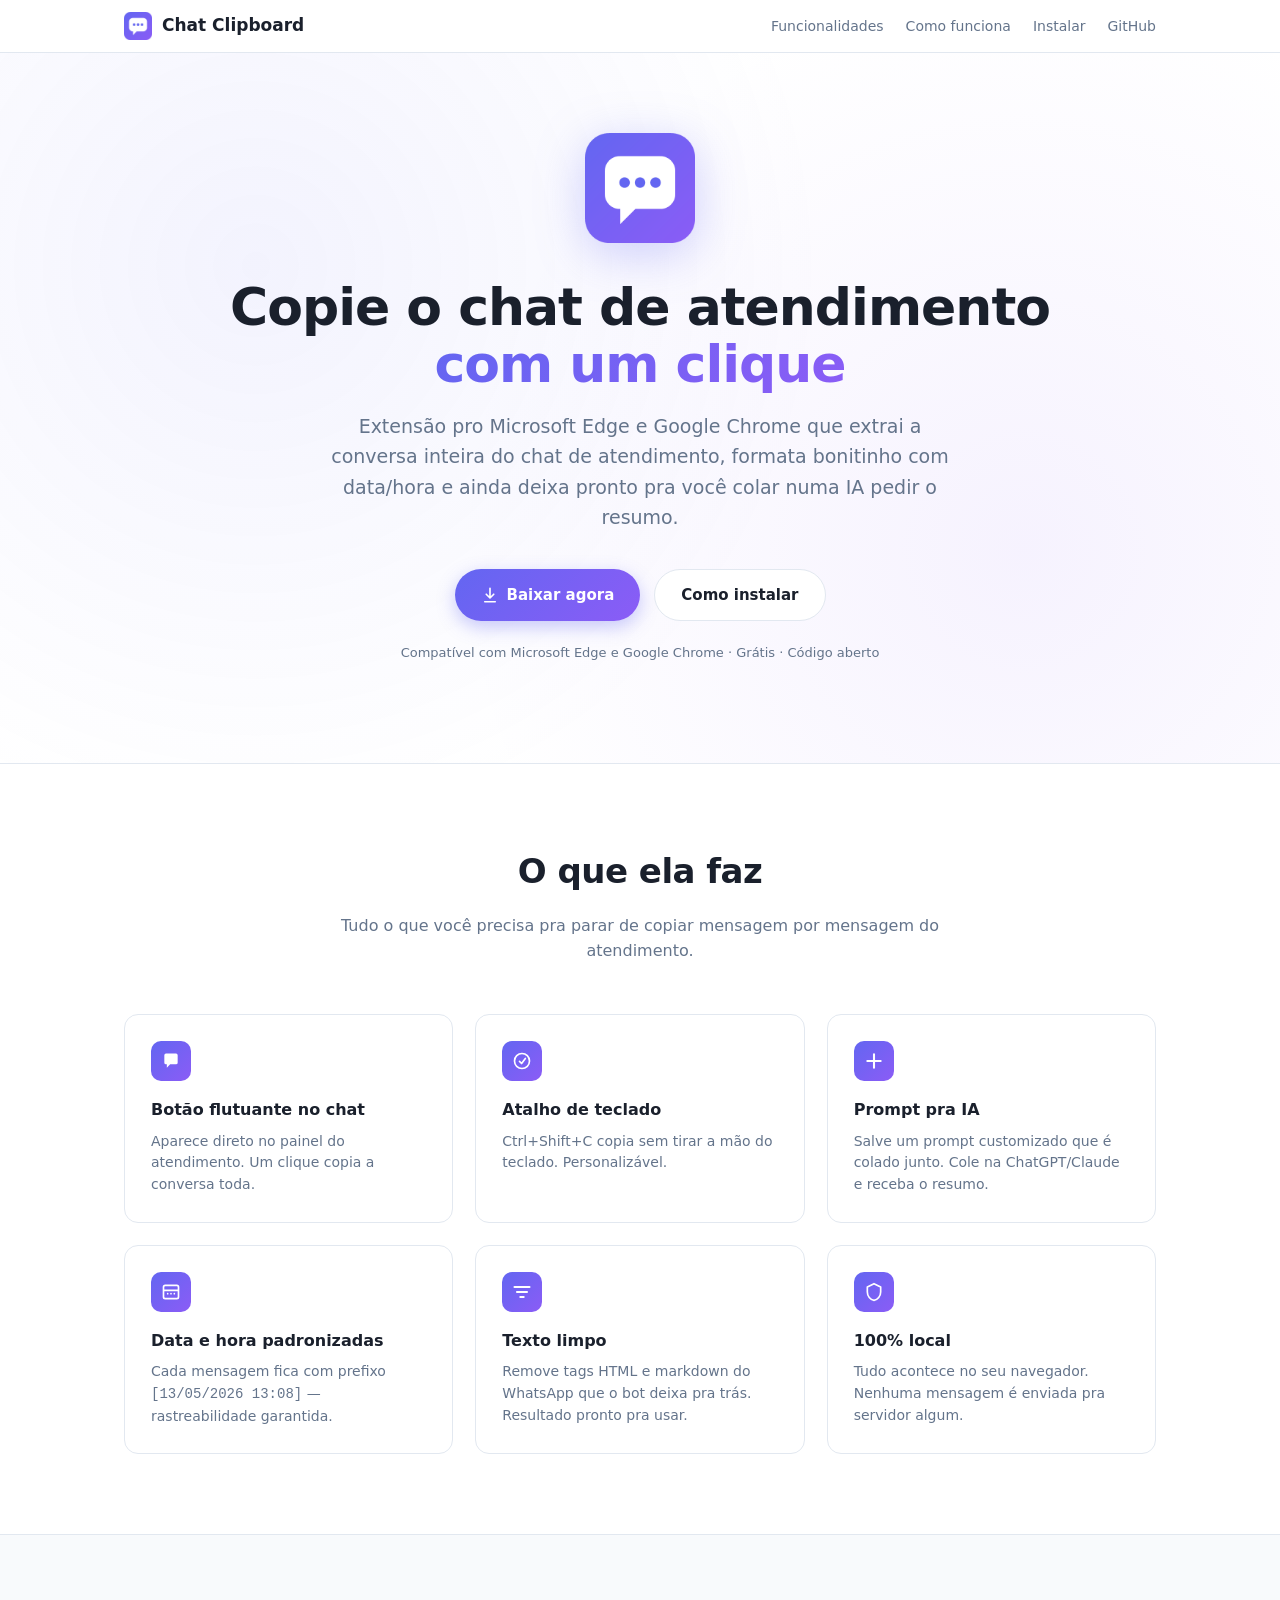
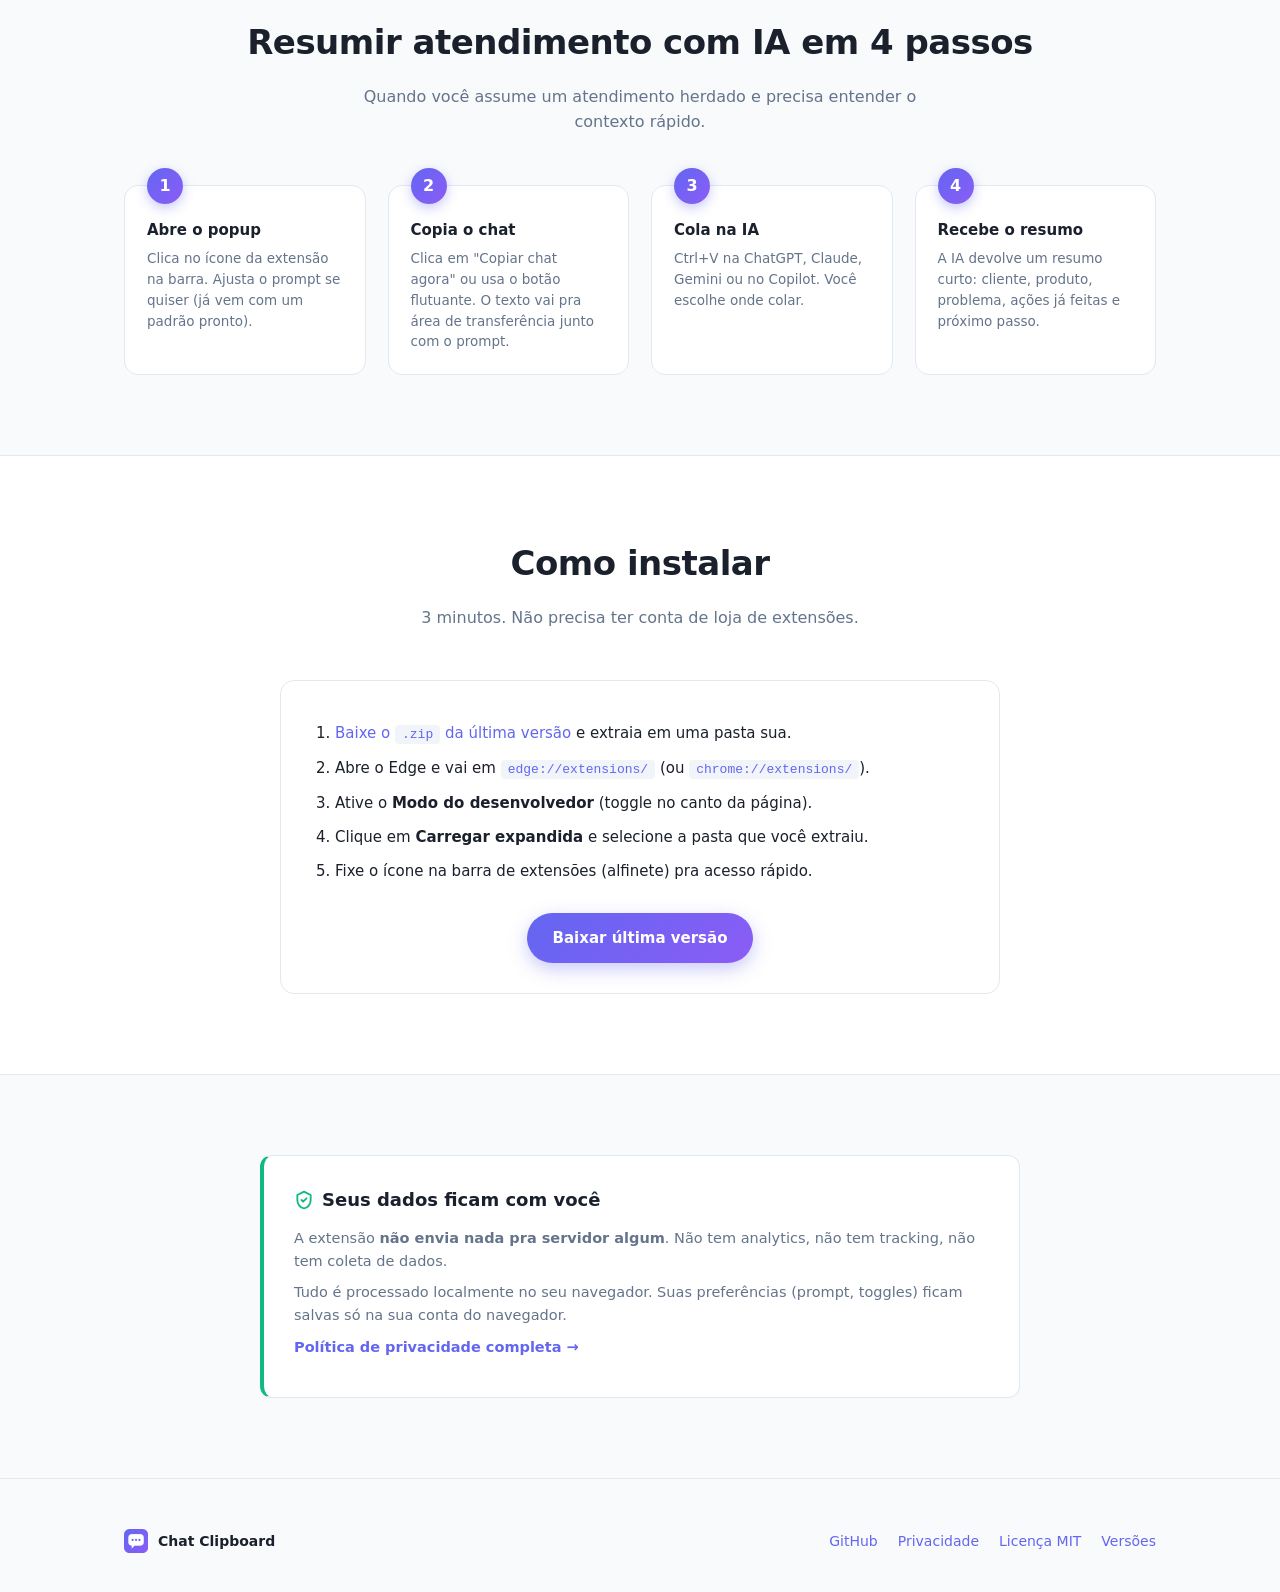
<file: index.html>
<!DOCTYPE html>
<html lang="pt-br">
<head>
  <meta charset="UTF-8">
  <meta name="viewport" content="width=device-width, initial-scale=1">
  <meta name="description" content="Extensão de navegador que copia o histórico do chat de atendimento já formatado e pronto pra IA resumir. Para Microsoft Edge e Chrome.">
  <title>Chat Clipboard — Copie o chat de atendimento com um clique</title>
  <link rel="icon" type="image/png" href="icons/icon128.png">
  <style>
    * { box-sizing: border-box; margin: 0; padding: 0; }

    :root {
      --indigo: #6366f1;
      --purple: #8b5cf6;
      --gradient: linear-gradient(135deg, #6366f1 0%, #8b5cf6 100%);
      --text: #1a202c;
      --text-muted: #64748b;
      --border: #e2e8f0;
      --bg-soft: #f8fafc;
      --bg-card: #ffffff;
      --success: #10b981;
    }

    html { scroll-behavior: smooth; }

    body {
      font-family: system-ui, -apple-system, "Segoe UI", Roboto, sans-serif;
      color: var(--text);
      background: var(--bg-card);
      line-height: 1.6;
      -webkit-font-smoothing: antialiased;
    }

    a { color: var(--indigo); text-decoration: none; }
    a:hover { text-decoration: underline; }

    .container {
      max-width: 1080px;
      margin: 0 auto;
      padding: 0 24px;
    }

    /* ---- Navbar ---- */
    nav {
      position: sticky;
      top: 0;
      z-index: 100;
      background: rgba(255, 255, 255, 0.92);
      backdrop-filter: blur(8px);
      border-bottom: 1px solid var(--border);
      padding: 12px 0;
    }
    nav .container {
      display: flex;
      align-items: center;
      justify-content: space-between;
    }
    .nav-brand {
      display: flex;
      align-items: center;
      gap: 10px;
      font-weight: 700;
      font-size: 17px;
      color: var(--text);
    }
    .nav-brand img { width: 28px; height: 28px; }
    .nav-links {
      display: flex;
      gap: 22px;
      align-items: center;
      font-size: 14px;
    }
    .nav-links a { color: var(--text-muted); font-weight: 500; }
    .nav-links a:hover { color: var(--indigo); text-decoration: none; }

    /* ---- Hero ---- */
    .hero {
      padding: 80px 0 100px;
      text-align: center;
      background:
        radial-gradient(circle at 20% 30%, rgba(99,102,241,0.08), transparent 50%),
        radial-gradient(circle at 80% 70%, rgba(139,92,246,0.08), transparent 50%);
    }
    .hero img.logo {
      width: 110px;
      height: 110px;
      margin-bottom: 28px;
      filter: drop-shadow(0 10px 24px rgba(99,102,241,0.30));
    }
    .hero h1 {
      font-size: clamp(34px, 5vw, 52px);
      font-weight: 800;
      letter-spacing: -1px;
      line-height: 1.1;
      margin-bottom: 18px;
    }
    .hero h1 .grad {
      background: var(--gradient);
      -webkit-background-clip: text;
      background-clip: text;
      -webkit-text-fill-color: transparent;
    }
    .hero p.tagline {
      font-size: clamp(16px, 1.8vw, 19px);
      color: var(--text-muted);
      max-width: 640px;
      margin: 0 auto 36px;
    }
    .cta-row {
      display: flex;
      gap: 14px;
      justify-content: center;
      flex-wrap: wrap;
    }
    .btn {
      display: inline-flex;
      align-items: center;
      gap: 8px;
      padding: 13px 26px;
      border-radius: 999px;
      font-size: 15px;
      font-weight: 600;
      border: none;
      cursor: pointer;
      transition: transform .15s ease, box-shadow .2s ease, filter .15s ease;
      text-decoration: none;
    }
    .btn:hover { text-decoration: none; transform: translateY(-2px); }
    .btn-primary {
      background: var(--gradient);
      color: #fff;
      box-shadow: 0 6px 18px rgba(99,102,241,0.35);
    }
    .btn-primary:hover {
      box-shadow: 0 10px 24px rgba(99,102,241,0.45);
      filter: brightness(1.05);
    }
    .btn-secondary {
      background: #fff;
      color: var(--text);
      border: 1.5px solid var(--border);
    }
    .btn-secondary:hover {
      border-color: var(--indigo);
      color: var(--indigo);
    }
    .compat {
      margin-top: 22px;
      font-size: 13px;
      color: var(--text-muted);
    }

    /* ---- Section base ---- */
    section.feature-section {
      padding: 80px 0;
      border-top: 1px solid var(--border);
    }
    section.feature-section.soft {
      background: var(--bg-soft);
    }
    .section-title {
      font-size: clamp(26px, 3vw, 34px);
      font-weight: 700;
      text-align: center;
      margin-bottom: 14px;
      letter-spacing: -0.5px;
    }
    .section-sub {
      text-align: center;
      color: var(--text-muted);
      font-size: 16px;
      max-width: 600px;
      margin: 0 auto 50px;
    }

    /* ---- Features grid ---- */
    .features-grid {
      display: grid;
      grid-template-columns: repeat(auto-fit, minmax(260px, 1fr));
      gap: 22px;
    }
    .feature {
      padding: 26px;
      border: 1px solid var(--border);
      border-radius: 14px;
      background: #fff;
      transition: transform .2s ease, box-shadow .2s ease, border-color .2s ease;
    }
    .feature:hover {
      transform: translateY(-3px);
      box-shadow: 0 10px 28px rgba(0,0,0,0.06);
      border-color: rgba(99,102,241,0.3);
    }
    .feature-icon {
      width: 40px;
      height: 40px;
      display: flex;
      align-items: center;
      justify-content: center;
      background: var(--gradient);
      border-radius: 10px;
      color: #fff;
      margin-bottom: 16px;
    }
    .feature h3 {
      font-size: 16px;
      font-weight: 700;
      margin-bottom: 8px;
    }
    .feature p {
      font-size: 14px;
      color: var(--text-muted);
      line-height: 1.55;
    }

    /* ---- Steps (AI workflow) ---- */
    .steps {
      display: grid;
      grid-template-columns: repeat(auto-fit, minmax(220px, 1fr));
      gap: 22px;
      counter-reset: step;
    }
    .step {
      counter-increment: step;
      position: relative;
      padding: 32px 22px 22px;
      background: #fff;
      border: 1px solid var(--border);
      border-radius: 14px;
    }
    .step::before {
      content: counter(step);
      position: absolute;
      top: -18px;
      left: 22px;
      width: 36px;
      height: 36px;
      background: var(--gradient);
      color: #fff;
      border-radius: 50%;
      display: flex;
      align-items: center;
      justify-content: center;
      font-weight: 700;
      font-size: 16px;
      box-shadow: 0 4px 12px rgba(99,102,241,0.35);
    }
    .step h4 {
      font-size: 15px;
      font-weight: 700;
      margin-bottom: 6px;
    }
    .step p {
      font-size: 13.5px;
      color: var(--text-muted);
      line-height: 1.55;
    }

    /* ---- Install ---- */
    .install-box {
      background: #fff;
      border: 1px solid var(--border);
      border-radius: 14px;
      padding: 30px;
      max-width: 720px;
      margin: 0 auto;
    }
    .install-box ol {
      padding-left: 24px;
      font-size: 15px;
    }
    .install-box ol li {
      margin: 10px 0;
    }
    .install-box code {
      background: #f1f5f9;
      padding: 2px 7px;
      border-radius: 4px;
      font-size: 13px;
      color: var(--indigo);
      font-family: "Consolas", "Courier New", monospace;
    }
    .install-cta {
      text-align: center;
      margin-top: 30px;
    }

    /* ---- Privacy banner ---- */
    .privacy-card {
      max-width: 760px;
      margin: 0 auto;
      padding: 30px;
      background: #fff;
      border: 1px solid var(--border);
      border-left: 4px solid var(--success);
      border-radius: 12px;
    }
    .privacy-card h3 {
      font-size: 18px;
      font-weight: 700;
      margin-bottom: 12px;
      display: flex;
      align-items: center;
      gap: 8px;
    }
    .privacy-card h3 svg {
      color: var(--success);
    }
    .privacy-card p {
      font-size: 14.5px;
      color: var(--text-muted);
      margin-bottom: 8px;
    }
    .privacy-card a {
      font-weight: 600;
    }

    /* ---- Footer ---- */
    footer {
      padding: 50px 0 40px;
      border-top: 1px solid var(--border);
      background: var(--bg-soft);
      font-size: 14px;
      color: var(--text-muted);
    }
    footer .container {
      display: flex;
      justify-content: space-between;
      align-items: center;
      flex-wrap: wrap;
      gap: 14px;
    }
    footer .brand-foot {
      display: flex;
      align-items: center;
      gap: 10px;
      font-weight: 600;
      color: var(--text);
    }
    footer .brand-foot img { width: 24px; height: 24px; }
    footer .footer-links {
      display: flex;
      gap: 20px;
    }

    /* ---- Mobile ---- */
    @media (max-width: 600px) {
      .nav-links a:not(.btn) { display: none; }
      .hero { padding: 50px 0 70px; }
      section.feature-section { padding: 60px 0; }
    }
  </style>
</head>
<body>

  <!-- NAVBAR -->
  <nav>
    <div class="container">
      <a href="#" class="nav-brand">
        <img src="icons/icon128.png" alt="">
        Chat Clipboard
      </a>
      <div class="nav-links">
        <a href="#funcionalidades">Funcionalidades</a>
        <a href="#como-funciona">Como funciona</a>
        <a href="#instalar">Instalar</a>
        <a href="https://github.com/MaykeSN/chat-clipboard-extension" target="_blank" rel="noopener">GitHub</a>
      </div>
    </div>
  </nav>

  <!-- HERO -->
  <header class="hero">
    <div class="container">
      <img src="store-assets/logo-300.png" alt="Chat Clipboard" class="logo">
      <h1>Copie o chat de atendimento <br><span class="grad">com um clique</span></h1>
      <p class="tagline">
        Extensão pro Microsoft Edge e Google Chrome que extrai a conversa inteira do
        chat de atendimento, formata bonitinho com data/hora e ainda deixa pronto pra
        você colar numa IA pedir o resumo.
      </p>
      <div class="cta-row">
        <a href="https://github.com/MaykeSN/chat-clipboard-extension/releases/latest" class="btn btn-primary" data-download-cta>
          <svg width="18" height="18" viewBox="0 0 24 24" fill="none" aria-hidden="true">
            <path d="M12 3v13m0 0l5-5m-5 5l-5-5M5 21h14" stroke="currentColor" stroke-width="2.2" stroke-linecap="round" stroke-linejoin="round"/>
          </svg>
          <span>Baixar agora</span>
        </a>
        <a href="#instalar" class="btn btn-secondary">Como instalar</a>
      </div>
      <p class="compat">
        Compatível com Microsoft Edge e Google Chrome &middot; Grátis &middot; Código aberto
        <span id="latest-version-badge" hidden> &middot; <strong></strong></span>
      </p>
    </div>
  </header>

  <!-- FUNCIONALIDADES -->
  <section class="feature-section" id="funcionalidades">
    <div class="container">
      <h2 class="section-title">O que ela faz</h2>
      <p class="section-sub">Tudo o que você precisa pra parar de copiar mensagem por mensagem do atendimento.</p>

      <div class="features-grid">

        <div class="feature">
          <div class="feature-icon">
            <svg width="20" height="20" viewBox="0 0 24 24" fill="none" aria-hidden="true">
              <path d="M4 5a2 2 0 0 1 2-2h12a2 2 0 0 1 2 2v9a2 2 0 0 1-2 2h-7l-4 4v-4H6a2 2 0 0 1-2-2V5z" fill="currentColor"/>
            </svg>
          </div>
          <h3>Botão flutuante no chat</h3>
          <p>Aparece direto no painel do atendimento. Um clique copia a conversa toda.</p>
        </div>

        <div class="feature">
          <div class="feature-icon">
            <svg width="20" height="20" viewBox="0 0 24 24" fill="none" aria-hidden="true">
              <path d="M9 12.5l2.5 2.5L16 9M21 12a9 9 0 11-18 0 9 9 0 0118 0z" stroke="currentColor" stroke-width="2" stroke-linecap="round" stroke-linejoin="round"/>
            </svg>
          </div>
          <h3>Atalho de teclado</h3>
          <p>Ctrl+Shift+C copia sem tirar a mão do teclado. Personalizável.</p>
        </div>

        <div class="feature">
          <div class="feature-icon">
            <svg width="20" height="20" viewBox="0 0 24 24" fill="none" aria-hidden="true">
              <path d="M12 4v16m8-8H4" stroke="currentColor" stroke-width="2.5" stroke-linecap="round"/>
            </svg>
          </div>
          <h3>Prompt pra IA</h3>
          <p>Salve um prompt customizado que é colado junto. Cole na ChatGPT/Claude e receba o resumo.</p>
        </div>

        <div class="feature">
          <div class="feature-icon">
            <svg width="20" height="20" viewBox="0 0 24 24" fill="none" aria-hidden="true">
              <path d="M19 4H5a2 2 0 00-2 2v12a2 2 0 002 2h14a2 2 0 002-2V6a2 2 0 00-2-2zM3 10h18" stroke="currentColor" stroke-width="2" stroke-linecap="round"/>
              <path d="M8 14h.01M12 14h.01M16 14h.01" stroke="currentColor" stroke-width="2" stroke-linecap="round"/>
            </svg>
          </div>
          <h3>Data e hora padronizadas</h3>
          <p>Cada mensagem fica com prefixo <code>[13/05/2026 13:08]</code> — rastreabilidade garantida.</p>
        </div>

        <div class="feature">
          <div class="feature-icon">
            <svg width="20" height="20" viewBox="0 0 24 24" fill="none" aria-hidden="true">
              <path d="M3 6h18M6 12h12M10 18h4" stroke="currentColor" stroke-width="2.5" stroke-linecap="round"/>
            </svg>
          </div>
          <h3>Texto limpo</h3>
          <p>Remove tags HTML e markdown do WhatsApp que o bot deixa pra trás. Resultado pronto pra usar.</p>
        </div>

        <div class="feature">
          <div class="feature-icon">
            <svg width="20" height="20" viewBox="0 0 24 24" fill="none" aria-hidden="true">
              <path d="M12 2L4 6v6c0 5 3.5 9.5 8 10 4.5-.5 8-5 8-10V6l-8-4z" stroke="currentColor" stroke-width="2" stroke-linejoin="round"/>
            </svg>
          </div>
          <h3>100% local</h3>
          <p>Tudo acontece no seu navegador. Nenhuma mensagem é enviada pra servidor algum.</p>
        </div>

      </div>
    </div>
  </section>

  <!-- COMO FUNCIONA -->
  <section class="feature-section soft" id="como-funciona">
    <div class="container">
      <h2 class="section-title">Resumir atendimento com IA em 4 passos</h2>
      <p class="section-sub">Quando você assume um atendimento herdado e precisa entender o contexto rápido.</p>

      <div class="steps">

        <div class="step">
          <h4>Abre o popup</h4>
          <p>Clica no ícone da extensão na barra. Ajusta o prompt se quiser (já vem com um padrão pronto).</p>
        </div>

        <div class="step">
          <h4>Copia o chat</h4>
          <p>Clica em "Copiar chat agora" ou usa o botão flutuante. O texto vai pra área de transferência junto com o prompt.</p>
        </div>

        <div class="step">
          <h4>Cola na IA</h4>
          <p>Ctrl+V na ChatGPT, Claude, Gemini ou no Copilot. Você escolhe onde colar.</p>
        </div>

        <div class="step">
          <h4>Recebe o resumo</h4>
          <p>A IA devolve um resumo curto: cliente, produto, problema, ações já feitas e próximo passo.</p>
        </div>

      </div>
    </div>
  </section>

  <!-- INSTALAR -->
  <section class="feature-section" id="instalar">
    <div class="container">
      <h2 class="section-title">Como instalar</h2>
      <p class="section-sub">3 minutos. Não precisa ter conta de loja de extensões.</p>

      <div class="install-box">
        <ol>
          <li><a href="https://github.com/MaykeSN/chat-clipboard-extension/releases/latest" target="_blank" rel="noopener">Baixe o <code>.zip</code> da última versão</a> e extraia em uma pasta sua.</li>
          <li>Abre o Edge e vai em <code>edge://extensions/</code> (ou <code>chrome://extensions/</code>).</li>
          <li>Ative o <strong>Modo do desenvolvedor</strong> (toggle no canto da página).</li>
          <li>Clique em <strong>Carregar expandida</strong> e selecione a pasta que você extraiu.</li>
          <li>Fixe o ícone na barra de extensões (alfinete) pra acesso rápido.</li>
        </ol>
        <div class="install-cta">
          <a href="https://github.com/MaykeSN/chat-clipboard-extension/releases/latest" class="btn btn-primary" data-download-cta>
            <span>Baixar última versão</span>
          </a>
        </div>
      </div>
    </div>
  </section>

  <!-- PRIVACIDADE -->
  <section class="feature-section soft">
    <div class="container">
      <div class="privacy-card">
        <h3>
          <svg width="20" height="20" viewBox="0 0 24 24" fill="none" aria-hidden="true">
            <path d="M12 2L4 6v6c0 5 3.5 9.5 8 10 4.5-.5 8-5 8-10V6l-8-4z" stroke="currentColor" stroke-width="2.2" stroke-linejoin="round"/>
            <path d="M9 12l2 2 4-4" stroke="currentColor" stroke-width="2.2" stroke-linecap="round" stroke-linejoin="round"/>
          </svg>
          Seus dados ficam com você
        </h3>
        <p>A extensão <strong>não envia nada pra servidor algum</strong>. Não tem analytics, não tem tracking, não tem coleta de dados.</p>
        <p>Tudo é processado localmente no seu navegador. Suas preferências (prompt, toggles) ficam salvas só na sua conta do navegador.</p>
        <p><a href="privacy.html">Política de privacidade completa &rarr;</a></p>
      </div>
    </div>
  </section>

  <!-- FOOTER -->
  <footer>
    <div class="container">
      <div class="brand-foot">
        <img src="icons/icon48.png" alt="">
        Chat Clipboard
      </div>
      <div class="footer-links">
        <a href="https://github.com/MaykeSN/chat-clipboard-extension" target="_blank" rel="noopener">GitHub</a>
        <a href="privacy.html">Privacidade</a>
        <a href="https://github.com/MaykeSN/chat-clipboard-extension/blob/main/LICENSE" target="_blank" rel="noopener">Licença MIT</a>
        <a href="https://github.com/MaykeSN/chat-clipboard-extension/releases" target="_blank" rel="noopener">Versões</a>
      </div>
    </div>
  </footer>

  <script>
    // Consulta a API do GitHub para descobrir a URL do .zip da ultima release.
    // Atualiza todos os botoes com [data-download-cta] para apontar direto
    // pro arquivo, fazendo o download comecar na hora do clique.
    // Se a chamada falhar (ex: offline, rate-limit), o href original
    // (releases/latest) continua valendo como fallback - o usuario chega
    // na pagina do release e baixa de la, mesmo cenario anterior.
    (async () => {
      try {
        const res = await fetch('https://api.github.com/repos/MaykeSN/chat-clipboard-extension/releases/latest', {
          headers: { 'Accept': 'application/vnd.github+json' },
        });
        if (!res.ok) return;
        const data = await res.json();
        const zip = (data.assets || []).find(a => a.name.toLowerCase().endsWith('.zip'));
        if (!zip) return;

        document.querySelectorAll('a[data-download-cta]').forEach(el => {
          el.href = zip.browser_download_url;
          el.setAttribute('download', zip.name); // dica para o browser baixar
        });

        // Mostra o numero da versao discreto no rodape do hero.
        const badge = document.getElementById('latest-version-badge');
        if (badge && data.tag_name) {
          badge.querySelector('strong').textContent = data.tag_name;
          badge.hidden = false;
        }
      } catch (err) {
        // Silencio - fallback (link estatico para a pagina de releases) ja existe.
      }
    })();
  </script>

</body>
</html>
</file>
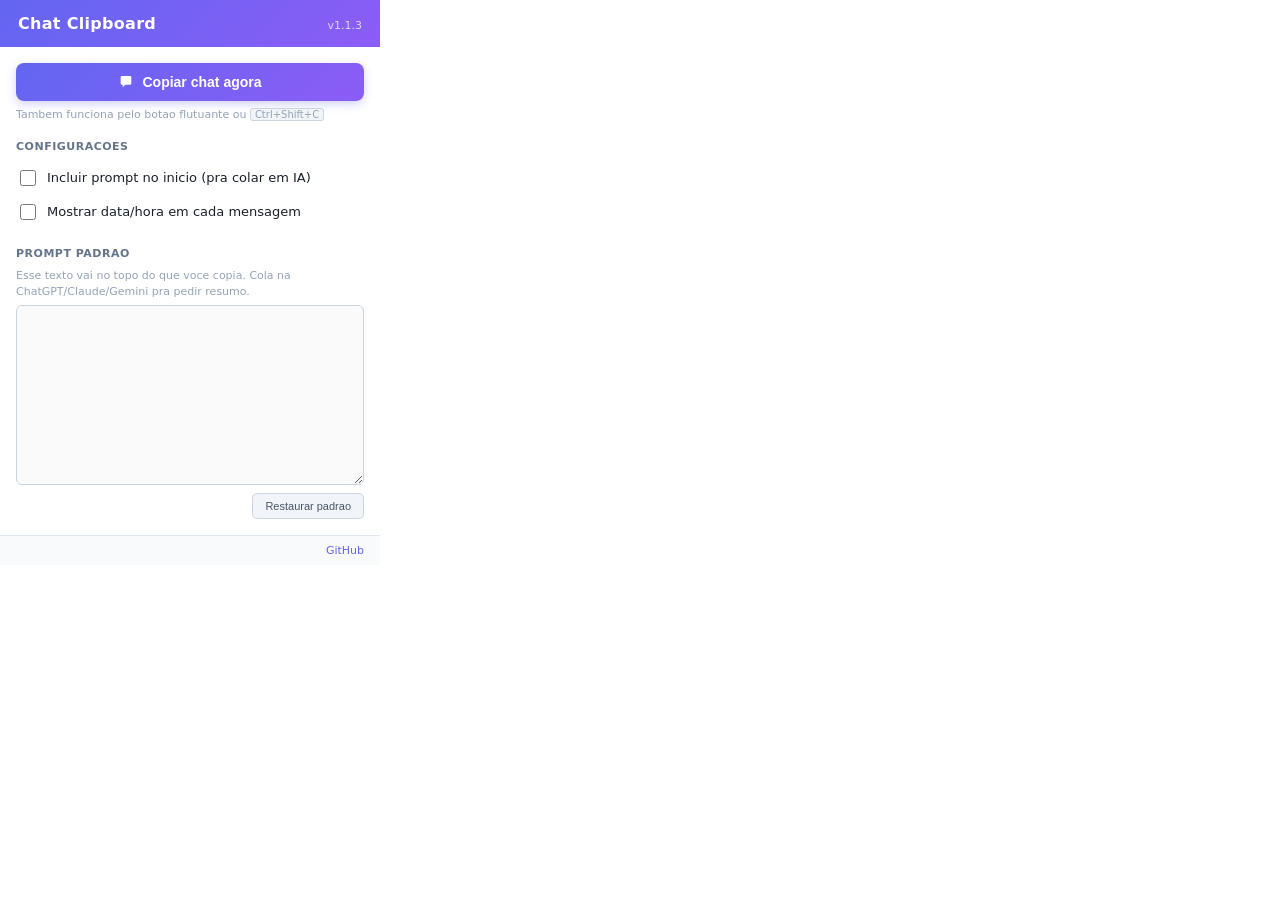
<file: popup.html>
<!DOCTYPE html>
<html lang="pt-br">
<head>
  <meta charset="UTF-8">
  <title>Chat Clipboard</title>
  <link rel="stylesheet" href="popup.css">
</head>
<body>

  <header>
    <h1>Chat Clipboard</h1>
    <span class="version">v1.1.3</span>
  </header>

  <main>

    <section class="action">
      <button id="copy-now" class="primary" type="button">
        <svg width="16" height="16" viewBox="0 0 24 24" fill="none" aria-hidden="true">
          <path d="M4 5a2 2 0 0 1 2-2h12a2 2 0 0 1 2 2v9a2 2 0 0 1-2 2h-7l-4 4v-4H6a2 2 0 0 1-2-2V5z" fill="currentColor"/>
        </svg>
        Copiar chat agora
      </button>
      <p class="hint">Tambem funciona pelo botao flutuante ou <kbd>Ctrl+Shift+C</kbd></p>
    </section>

    <section class="settings">
      <h2>Configuracoes</h2>

      <label class="toggle">
        <input type="checkbox" id="include-prompt">
        <span>Incluir prompt no inicio (pra colar em IA)</span>
      </label>

      <label class="toggle">
        <input type="checkbox" id="show-dates">
        <span>Mostrar data/hora em cada mensagem</span>
      </label>
    </section>

    <section class="prompt-section">
      <h2>Prompt padrao</h2>
      <p class="hint">Esse texto vai no topo do que voce copia. Cola na ChatGPT/Claude/Gemini pra pedir resumo.</p>
      <textarea id="custom-prompt" rows="10" spellcheck="false"></textarea>
      <div class="prompt-actions">
        <button id="reset-prompt" class="secondary" type="button">Restaurar padrao</button>
      </div>
    </section>

  </main>

  <footer>
    <span id="status"></span>
    <a href="https://github.com/MaykeSN/chat-clipboard-extension" target="_blank" rel="noopener">GitHub</a>
  </footer>

  <script src="defaults.js"></script>
  <script src="popup.js"></script>
</body>
</html>
</file>
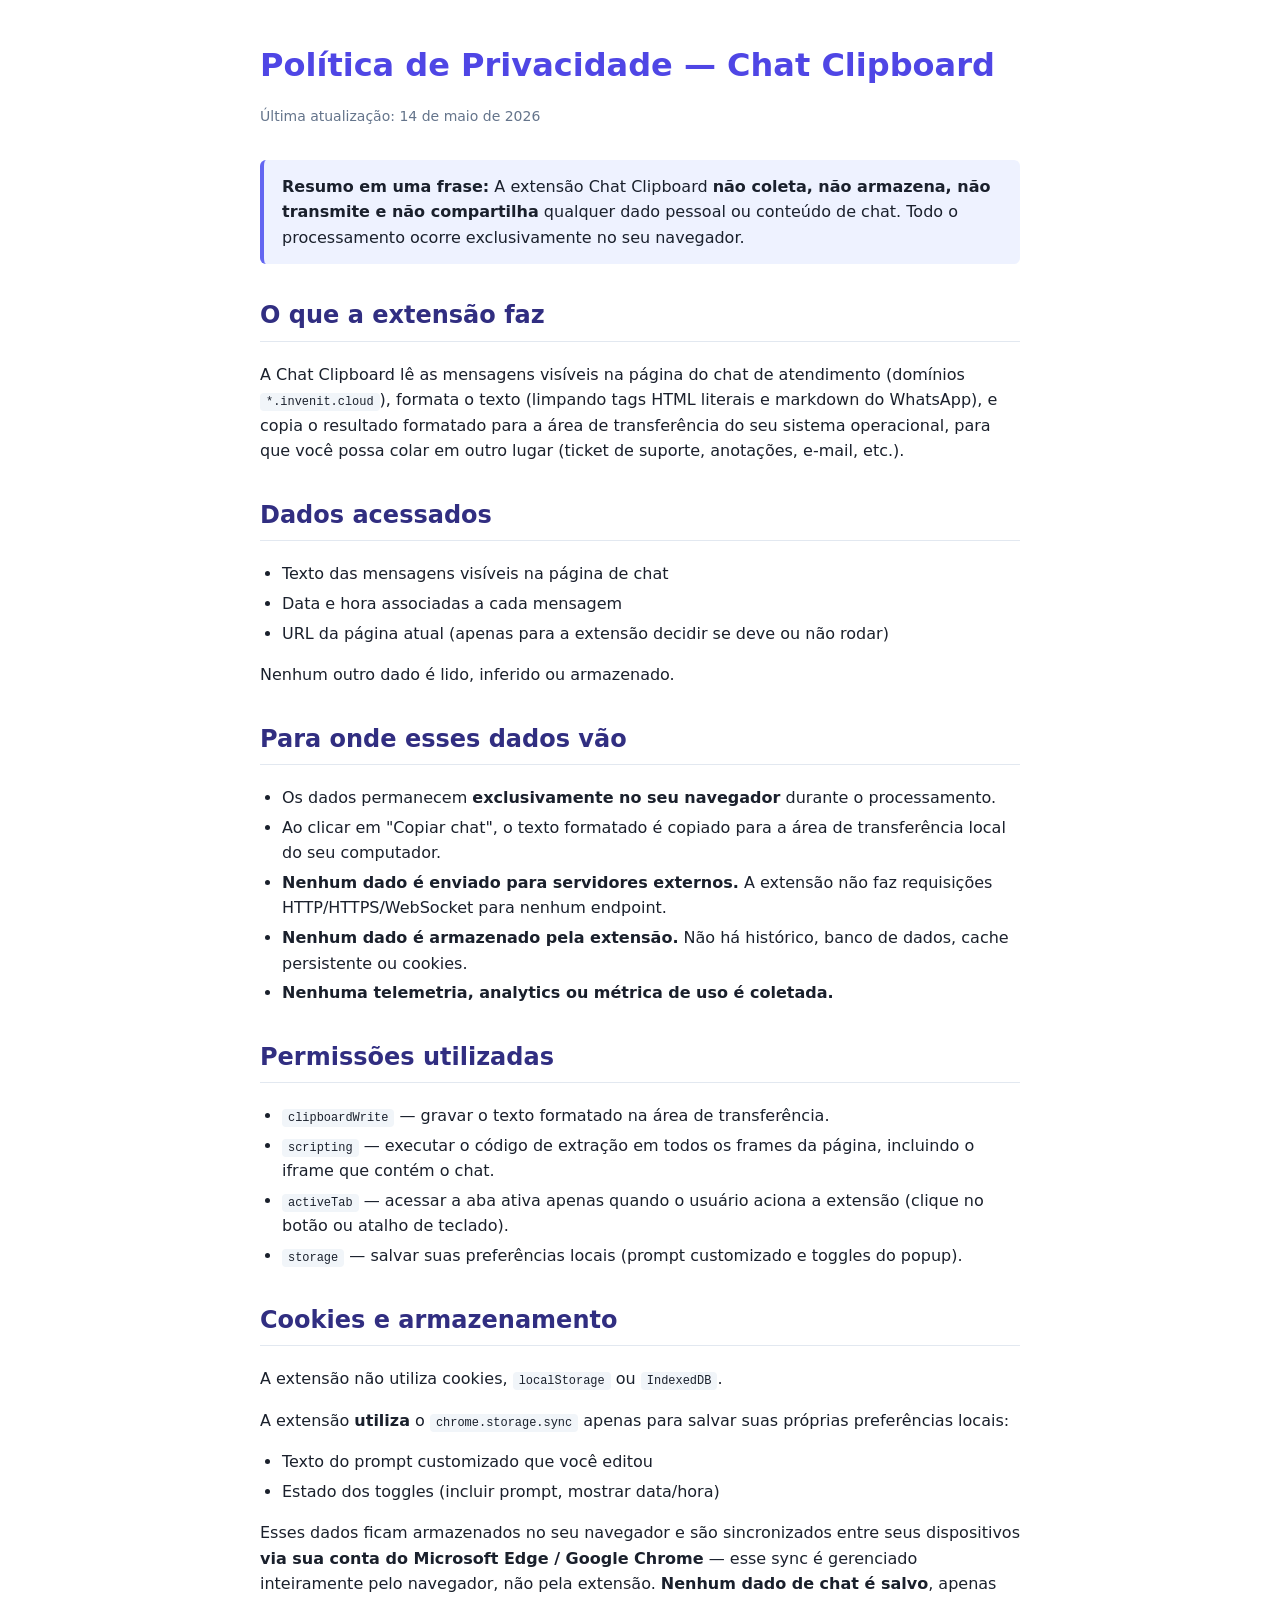
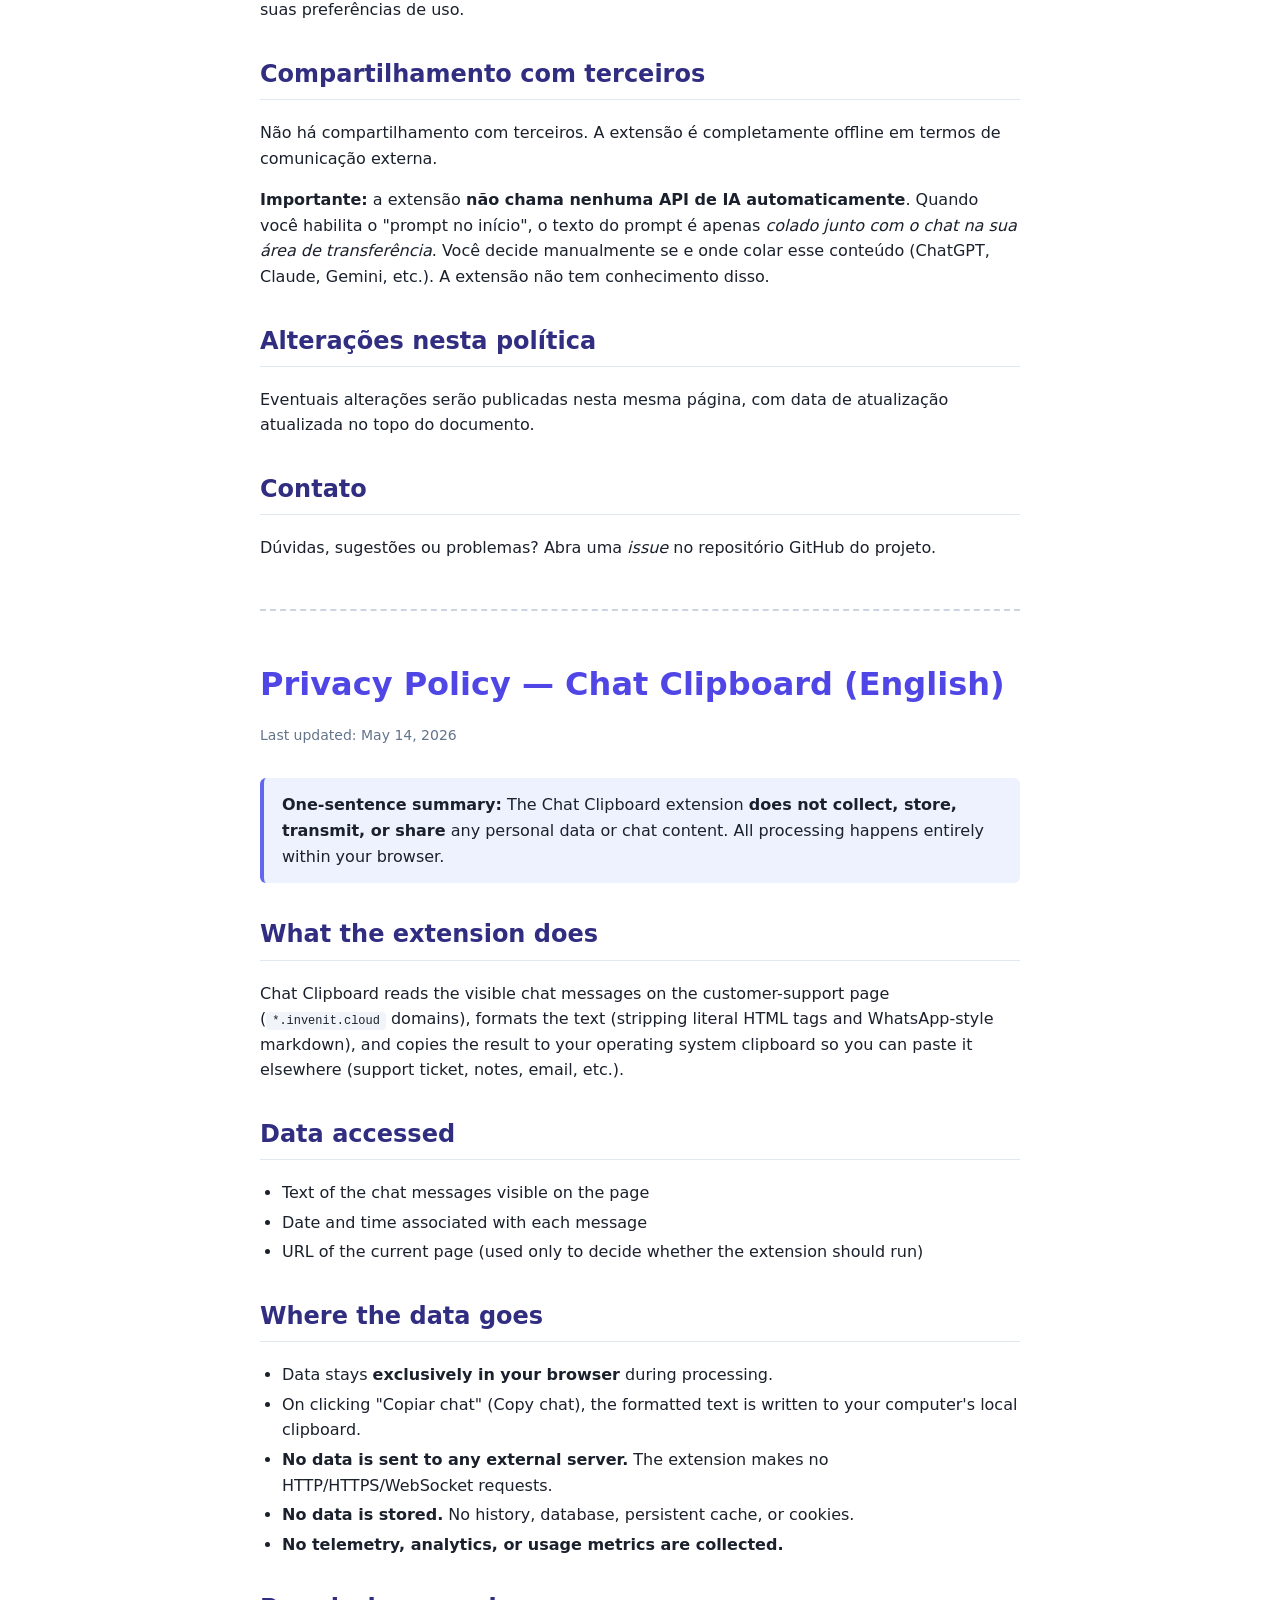
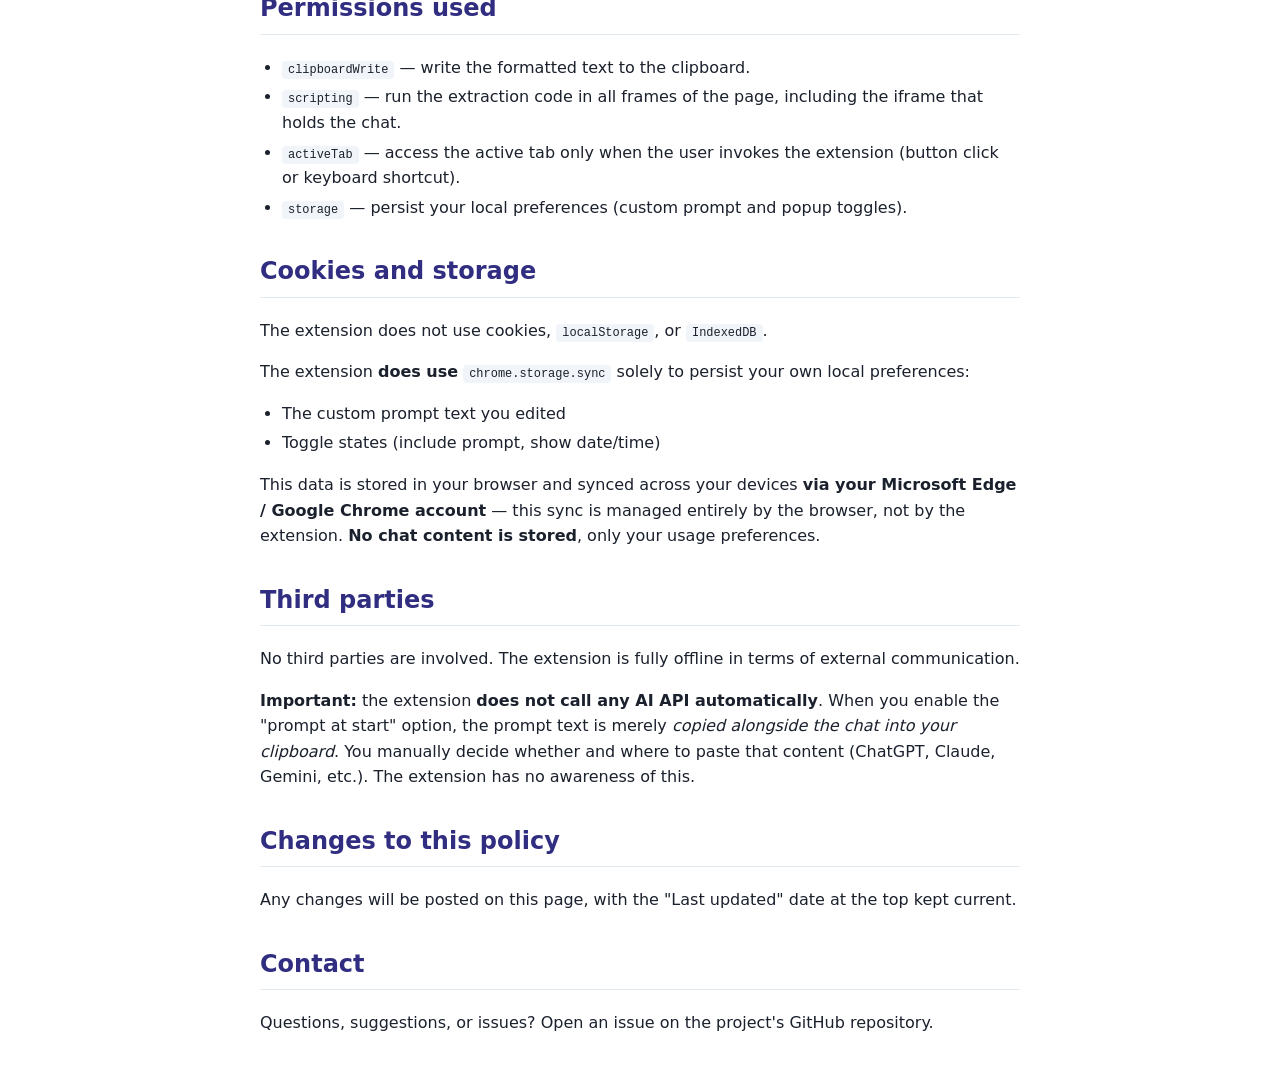
<file: privacy.html>
<!DOCTYPE html>
<html lang="pt-br">
<head>
  <meta charset="UTF-8">
  <meta name="viewport" content="width=device-width, initial-scale=1">
  <title>Privacy Policy - Chat Clipboard</title>
  <style>
    body {
      font-family: system-ui, -apple-system, "Segoe UI", Roboto, sans-serif;
      max-width: 760px;
      margin: 40px auto;
      padding: 0 20px;
      color: #1a202c;
      line-height: 1.6;
    }
    h1 { color: #4f46e5; margin-bottom: 4px; }
    h2 { color: #312e81; margin-top: 32px; border-bottom: 1px solid #e2e8f0; padding-bottom: 6px; }
    h3 { color: #4338ca; margin-top: 20px; }
    .meta { color: #64748b; font-size: 14px; margin-bottom: 32px; }
    .highlight {
      background: #eef2ff;
      border-left: 4px solid #6366f1;
      padding: 14px 18px;
      border-radius: 6px;
      margin: 16px 0;
    }
    code {
      background: #f1f5f9;
      padding: 2px 6px;
      border-radius: 4px;
      font-size: 0.92em;
    }
    hr.divider {
      border: none;
      border-top: 2px dashed #cbd5e1;
      margin: 48px 0;
    }
    ul { padding-left: 22px; }
    li { margin: 4px 0; }
  </style>
</head>
<body>

  <h1>Política de Privacidade — Chat Clipboard</h1>
  <p class="meta">Última atualização: 14 de maio de 2026</p>

  <div class="highlight">
    <strong>Resumo em uma frase:</strong> A extensão Chat Clipboard <strong>não coleta, não armazena, não transmite e não compartilha</strong> qualquer dado pessoal ou conteúdo de chat. Todo o processamento ocorre exclusivamente no seu navegador.
  </div>

  <h2>O que a extensão faz</h2>
  <p>
    A Chat Clipboard lê as mensagens visíveis na página do chat de atendimento (domínios <code>*.invenit.cloud</code>), formata o texto (limpando tags HTML literais e markdown do WhatsApp), e copia o resultado formatado para a área de transferência do seu sistema operacional, para que você possa colar em outro lugar (ticket de suporte, anotações, e-mail, etc.).
  </p>

  <h2>Dados acessados</h2>
  <ul>
    <li>Texto das mensagens visíveis na página de chat</li>
    <li>Data e hora associadas a cada mensagem</li>
    <li>URL da página atual (apenas para a extensão decidir se deve ou não rodar)</li>
  </ul>
  <p>Nenhum outro dado é lido, inferido ou armazenado.</p>

  <h2>Para onde esses dados vão</h2>
  <ul>
    <li>Os dados permanecem <strong>exclusivamente no seu navegador</strong> durante o processamento.</li>
    <li>Ao clicar em "Copiar chat", o texto formatado é copiado para a área de transferência local do seu computador.</li>
    <li><strong>Nenhum dado é enviado para servidores externos.</strong> A extensão não faz requisições HTTP/HTTPS/WebSocket para nenhum endpoint.</li>
    <li><strong>Nenhum dado é armazenado pela extensão.</strong> Não há histórico, banco de dados, cache persistente ou cookies.</li>
    <li><strong>Nenhuma telemetria, analytics ou métrica de uso é coletada.</strong></li>
  </ul>

  <h2>Permissões utilizadas</h2>
  <ul>
    <li><code>clipboardWrite</code> — gravar o texto formatado na área de transferência.</li>
    <li><code>scripting</code> — executar o código de extração em todos os frames da página, incluindo o iframe que contém o chat.</li>
    <li><code>activeTab</code> — acessar a aba ativa apenas quando o usuário aciona a extensão (clique no botão ou atalho de teclado).</li>
    <li><code>storage</code> — salvar suas preferências locais (prompt customizado e toggles do popup).</li>
  </ul>

  <h2>Cookies e armazenamento</h2>
  <p>A extensão não utiliza cookies, <code>localStorage</code> ou <code>IndexedDB</code>.</p>
  <p>
    A extensão <strong>utiliza</strong> o <code>chrome.storage.sync</code> apenas para salvar suas próprias preferências locais:
  </p>
  <ul>
    <li>Texto do prompt customizado que você editou</li>
    <li>Estado dos toggles (incluir prompt, mostrar data/hora)</li>
  </ul>
  <p>
    Esses dados ficam armazenados no seu navegador e são sincronizados entre seus dispositivos <strong>via sua conta do Microsoft Edge / Google Chrome</strong> — esse sync é gerenciado inteiramente pelo navegador, não pela extensão. <strong>Nenhum dado de chat é salvo</strong>, apenas suas preferências de uso.
  </p>

  <h2>Compartilhamento com terceiros</h2>
  <p>Não há compartilhamento com terceiros. A extensão é completamente offline em termos de comunicação externa.</p>
  <p>
    <strong>Importante:</strong> a extensão <strong>não chama nenhuma API de IA automaticamente</strong>. Quando você habilita o "prompt no início", o texto do prompt é apenas <em>colado junto com o chat na sua área de transferência</em>. Você decide manualmente se e onde colar esse conteúdo (ChatGPT, Claude, Gemini, etc.). A extensão não tem conhecimento disso.
  </p>

  <h2>Alterações nesta política</h2>
  <p>Eventuais alterações serão publicadas nesta mesma página, com data de atualização atualizada no topo do documento.</p>

  <h2>Contato</h2>
  <p>Dúvidas, sugestões ou problemas? Abra uma <em>issue</em> no repositório GitHub do projeto.</p>

  <hr class="divider">

  <h1>Privacy Policy — Chat Clipboard (English)</h1>
  <p class="meta">Last updated: May 14, 2026</p>

  <div class="highlight">
    <strong>One-sentence summary:</strong> The Chat Clipboard extension <strong>does not collect, store, transmit, or share</strong> any personal data or chat content. All processing happens entirely within your browser.
  </div>

  <h2>What the extension does</h2>
  <p>
    Chat Clipboard reads the visible chat messages on the customer-support page (<code>*.invenit.cloud</code> domains), formats the text (stripping literal HTML tags and WhatsApp-style markdown), and copies the result to your operating system clipboard so you can paste it elsewhere (support ticket, notes, email, etc.).
  </p>

  <h2>Data accessed</h2>
  <ul>
    <li>Text of the chat messages visible on the page</li>
    <li>Date and time associated with each message</li>
    <li>URL of the current page (used only to decide whether the extension should run)</li>
  </ul>

  <h2>Where the data goes</h2>
  <ul>
    <li>Data stays <strong>exclusively in your browser</strong> during processing.</li>
    <li>On clicking "Copiar chat" (Copy chat), the formatted text is written to your computer's local clipboard.</li>
    <li><strong>No data is sent to any external server.</strong> The extension makes no HTTP/HTTPS/WebSocket requests.</li>
    <li><strong>No data is stored.</strong> No history, database, persistent cache, or cookies.</li>
    <li><strong>No telemetry, analytics, or usage metrics are collected.</strong></li>
  </ul>

  <h2>Permissions used</h2>
  <ul>
    <li><code>clipboardWrite</code> — write the formatted text to the clipboard.</li>
    <li><code>scripting</code> — run the extraction code in all frames of the page, including the iframe that holds the chat.</li>
    <li><code>activeTab</code> — access the active tab only when the user invokes the extension (button click or keyboard shortcut).</li>
    <li><code>storage</code> — persist your local preferences (custom prompt and popup toggles).</li>
  </ul>

  <h2>Cookies and storage</h2>
  <p>The extension does not use cookies, <code>localStorage</code>, or <code>IndexedDB</code>.</p>
  <p>
    The extension <strong>does use</strong> <code>chrome.storage.sync</code> solely to persist your own local preferences:
  </p>
  <ul>
    <li>The custom prompt text you edited</li>
    <li>Toggle states (include prompt, show date/time)</li>
  </ul>
  <p>
    This data is stored in your browser and synced across your devices <strong>via your Microsoft Edge / Google Chrome account</strong> — this sync is managed entirely by the browser, not by the extension. <strong>No chat content is stored</strong>, only your usage preferences.
  </p>

  <h2>Third parties</h2>
  <p>No third parties are involved. The extension is fully offline in terms of external communication.</p>
  <p>
    <strong>Important:</strong> the extension <strong>does not call any AI API automatically</strong>. When you enable the "prompt at start" option, the prompt text is merely <em>copied alongside the chat into your clipboard</em>. You manually decide whether and where to paste that content (ChatGPT, Claude, Gemini, etc.). The extension has no awareness of this.
  </p>

  <h2>Changes to this policy</h2>
  <p>Any changes will be posted on this page, with the "Last updated" date at the top kept current.</p>

  <h2>Contact</h2>
  <p>Questions, suggestions, or issues? Open an issue on the project's GitHub repository.</p>

</body>
</html>
</file>
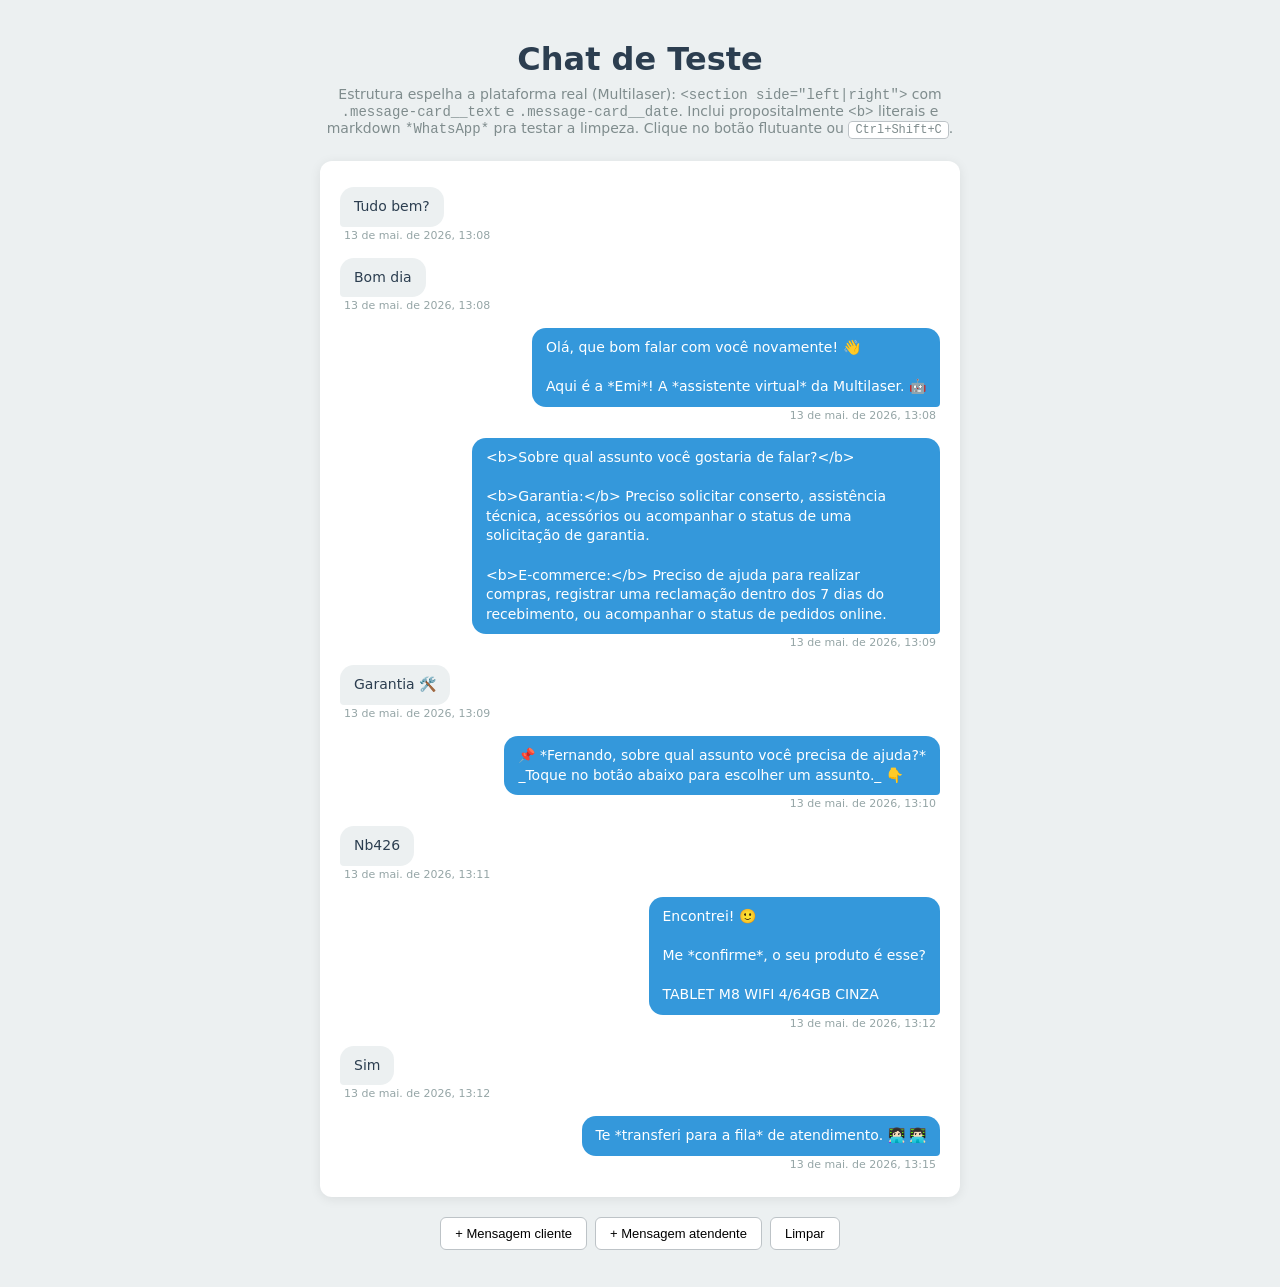
<file: test-chat.html>
<!DOCTYPE html>
<html lang="pt-br">
<head>
  <meta charset="UTF-8">
  <title>Chat de Teste - Chat Clipboard</title>
  <style>
    * { box-sizing: border-box; }
    body {
      margin: 0;
      font-family: system-ui, -apple-system, Segoe UI, Roboto, sans-serif;
      background: #ecf0f1;
      min-height: 100vh;
      display: flex;
      flex-direction: column;
      align-items: center;
      padding: 40px 20px;
    }
    h1 { color: #2c3e50; margin: 0 0 8px; }
    .subtitle {
      color: #7f8c8d; margin: 0 0 24px;
      font-size: 14px; text-align: center; max-width: 640px;
    }
    kbd {
      background: #fff; border: 1px solid #bdc3c7;
      border-radius: 4px; padding: 1px 6px; font-size: 12px;
    }

    /* Estrutura espelha a plataforma Multilaser:
       <main> > <section side="left|right"> > .message-card__content > .message-card__text */
    main {
      width: 100%;
      max-width: 640px;
      background: #fff;
      border-radius: 12px;
      box-shadow: 0 2px 12px rgba(0,0,0,0.08);
      padding: 20px;
      display: flex;
      flex-direction: column;
      gap: 4px;
    }

    section {
      display: flex;
      flex-direction: column;
      margin: 6px 0;
    }
    section[side="left"]  { align-items: flex-start; }
    section[side="right"] { align-items: flex-end; }

    .message-card__content {
      max-width: 78%;
      padding: 10px 14px;
      border-radius: 14px;
    }
    .message-card-left {
      background: #ecf0f1; color: #2c3e50;
      border-bottom-left-radius: 4px;
    }
    .message-card-right {
      background: #3498db; color: #fff;
      border-bottom-right-radius: 4px;
    }

    .message-card__text {
      font-size: 14px; line-height: 1.4;
      margin: 0; white-space: pre-line;
    }
    .message-card__date {
      font-size: 11px; color: #95a5a6;
      margin-top: 2px;
    }
    section[side="left"]  .message-card__date { margin-left: 4px; }
    section[side="right"] .message-card__date { margin-right: 4px; }

    .controls {
      margin-top: 20px;
      display: flex; gap: 8px;
    }
    .controls button {
      padding: 8px 14px;
      border: 1px solid #bdc3c7;
      background: #fff;
      border-radius: 6px;
      cursor: pointer;
      font-size: 13px;
    }
    .controls button:hover { background: #f8f9fa; }
  </style>
</head>
<body>
  <h1>Chat de Teste</h1>
  <p class="subtitle">
    Estrutura espelha a plataforma real (Multilaser): <code>&lt;section side="left|right"&gt;</code>
    com <code>.message-card__text</code> e <code>.message-card__date</code>.
    Inclui propositalmente <code>&lt;b&gt;</code> literais e markdown
    <code>*WhatsApp*</code> pra testar a limpeza.
    Clique no botão flutuante ou <kbd>Ctrl+Shift+C</kbd>.
  </p>

  <div class="historic__container">
  <main>
    <section side="left">
      <div class="message-card__content message-card-left">
        <p class="message-card__text">Tudo bem?</p>
      </div>
      <small class="message-card__date">13 de mai. de 2026, 13:08</small>
    </section>

    <section side="left">
      <div class="message-card__content message-card-left">
        <p class="message-card__text">Bom dia</p>
      </div>
      <small class="message-card__date">13 de mai. de 2026, 13:08</small>
    </section>

    <section side="right">
      <div class="message-card__content message-card-right">
        <p class="message-card__text">Olá, que bom falar com você novamente! 👋

Aqui é a *Emi*! A *assistente virtual* da Multilaser. 🤖</p>
      </div>
      <small class="message-card__date">13 de mai. de 2026, 13:08</small>
    </section>

    <section side="right">
      <div class="message-card__content message-card-right">
        <p class="message-card__text">&lt;b&gt;Sobre qual assunto você gostaria de falar?&lt;/b&gt;

&lt;b&gt;Garantia:&lt;/b&gt; Preciso solicitar conserto, assistência técnica, acessórios ou acompanhar o status de uma solicitação de garantia.

&lt;b&gt;E-commerce:&lt;/b&gt; Preciso de ajuda para realizar compras, registrar uma reclamação dentro dos 7 dias do recebimento, ou acompanhar o status de pedidos online.</p>
      </div>
      <small class="message-card__date">13 de mai. de 2026, 13:09</small>
    </section>

    <section side="left">
      <div class="message-card__content message-card-left">
        <p class="message-card__text">Garantia 🛠️</p>
      </div>
      <small class="message-card__date">13 de mai. de 2026, 13:09</small>
    </section>

    <section side="right">
      <div class="message-card__content message-card-right">
        <p class="message-card__text">📌 *Fernando, sobre qual assunto você precisa de ajuda?*
_Toque no botão abaixo para escolher um assunto._ 👇</p>
      </div>
      <small class="message-card__date">13 de mai. de 2026, 13:10</small>
    </section>

    <section side="left">
      <div class="message-card__content message-card-left">
        <p class="message-card__text">Nb426</p>
      </div>
      <small class="message-card__date">13 de mai. de 2026, 13:11</small>
    </section>

    <section side="right">
      <div class="message-card__content message-card-right">
        <p class="message-card__text">Encontrei! 🙂

Me *confirme*, o seu produto é esse?

TABLET M8 WIFI 4/64GB CINZA</p>
      </div>
      <small class="message-card__date">13 de mai. de 2026, 13:12</small>
    </section>

    <section side="left">
      <div class="message-card__content message-card-left">
        <p class="message-card__text">Sim</p>
      </div>
      <small class="message-card__date">13 de mai. de 2026, 13:12</small>
    </section>

    <section side="right">
      <div class="message-card__content message-card-right">
        <p class="message-card__text">Te *transferi para a fila* de atendimento. 👩🏻‍💻 👨🏻‍💻</p>
      </div>
      <small class="message-card__date">13 de mai. de 2026, 13:15</small>
    </section>
  </main>
  </div>

  <div class="controls">
    <button onclick="addLeft()">+ Mensagem cliente</button>
    <button onclick="addRight()">+ Mensagem atendente</button>
    <button onclick="clearChat()">Limpar</button>
  </div>

  <script>
    const main = document.querySelector('main');

    function nowFormatted() {
      const months = ['jan','fev','mar','abr','mai','jun','jul','ago','set','out','nov','dez'];
      const d = new Date();
      const hh = String(d.getHours()).padStart(2,'0');
      const mm = String(d.getMinutes()).padStart(2,'0');
      return `${d.getDate()} de ${months[d.getMonth()]}. de ${d.getFullYear()}, ${hh}:${mm}`;
    }

    function addMessage(side, text) {
      const section = document.createElement('section');
      section.setAttribute('side', side);

      const content = document.createElement('div');
      content.className = `message-card__content message-card-${side}`;

      const p = document.createElement('p');
      p.className = 'message-card__text';
      p.textContent = text;
      content.appendChild(p);

      const date = document.createElement('small');
      date.className = 'message-card__date';
      date.textContent = nowFormatted();

      section.appendChild(content);
      section.appendChild(date);
      main.appendChild(section);
    }

    let counter = 1;
    function addLeft()  { addMessage('left',  `Mensagem de teste do cliente nº ${counter++}.`); }
    function addRight() { addMessage('right', `Resposta de teste do atendente nº ${counter++}.`); }
    function clearChat() { main.innerHTML = ''; }
  </script>
</body>
</html>
</content>
</file>
<file: popup.css>
/* =========================================================================
   popup.css - estilos do popup de configuracoes
   Identidade visual: gradiente indigo -> roxo (igual ao botao flutuante)
   ========================================================================= */

* { box-sizing: border-box; }

body {
  font-family: system-ui, -apple-system, "Segoe UI", Roboto, sans-serif;
  margin: 0;
  width: 380px;
  color: #1a202c;
  background: #fff;
  font-size: 13px;
}

/* ---- Header ------------------------------------------------------------ */
header {
  background: linear-gradient(135deg, #6366f1 0%, #8b5cf6 100%);
  color: #fff;
  padding: 14px 18px;
  display: flex;
  align-items: baseline;
  justify-content: space-between;
}
header h1 {
  margin: 0;
  font-size: 16px;
  font-weight: 600;
  letter-spacing: 0.3px;
}
header .version {
  font-size: 11px;
  opacity: 0.75;
}

/* ---- Sections ---------------------------------------------------------- */
main { padding: 16px; }

section { margin-bottom: 18px; }
section:last-child { margin-bottom: 0; }

section h2 {
  font-size: 11px;
  text-transform: uppercase;
  letter-spacing: 0.5px;
  color: #64748b;
  margin: 0 0 8px;
  font-weight: 600;
}

.hint {
  margin: 6px 0;
  font-size: 11px;
  color: #94a3b8;
  line-height: 1.4;
}

kbd {
  background: #f1f5f9;
  border: 1px solid #cbd5e1;
  border-radius: 3px;
  padding: 0 4px;
  font-size: 10px;
  font-family: inherit;
}

/* ---- Primary action button -------------------------------------------- */
button.primary {
  width: 100%;
  padding: 11px 16px;
  background: linear-gradient(135deg, #6366f1 0%, #8b5cf6 100%);
  color: #fff;
  border: none;
  border-radius: 8px;
  font-size: 14px;
  font-weight: 600;
  cursor: pointer;
  display: inline-flex;
  align-items: center;
  justify-content: center;
  gap: 8px;
  transition: transform 0.1s ease, box-shadow 0.2s ease, filter 0.15s ease;
  box-shadow: 0 3px 10px rgba(99,102,241,0.30);
}
button.primary:hover {
  transform: translateY(-1px);
  box-shadow: 0 6px 16px rgba(99,102,241,0.40);
  filter: brightness(1.05);
}
button.primary:active {
  transform: translateY(0);
}

/* ---- Toggles ---------------------------------------------------------- */
label.toggle {
  display: flex;
  align-items: center;
  gap: 8px;
  padding: 6px 0;
  cursor: pointer;
  font-size: 13px;
  user-select: none;
}
label.toggle input[type="checkbox"] {
  width: 16px;
  height: 16px;
  accent-color: #6366f1;
  cursor: pointer;
  flex-shrink: 0;
}
label.toggle span { line-height: 1.3; }

/* ---- Textarea --------------------------------------------------------- */
textarea {
  display: block;
  width: 100%;
  margin-top: 4px;
  padding: 9px 11px;
  border: 1px solid #cbd5e1;
  border-radius: 6px;
  font-family: "Consolas", "Courier New", monospace;
  font-size: 11px;
  line-height: 1.45;
  resize: vertical;
  min-height: 140px;
  max-height: 300px;
  color: #1e293b;
  background: #fafafa;
}
textarea:focus {
  outline: none;
  border-color: #6366f1;
  box-shadow: 0 0 0 3px rgba(99,102,241,0.15);
  background: #fff;
}

.prompt-actions {
  margin-top: 8px;
  display: flex;
  justify-content: flex-end;
}

button.secondary {
  padding: 6px 12px;
  background: #f1f5f9;
  border: 1px solid #cbd5e1;
  border-radius: 5px;
  font-size: 11px;
  cursor: pointer;
  color: #475569;
  font-weight: 500;
}
button.secondary:hover {
  background: #e2e8f0;
  color: #1e293b;
}

/* ---- Footer ----------------------------------------------------------- */
footer {
  border-top: 1px solid #e2e8f0;
  padding: 8px 16px;
  background: #f8fafc;
  display: flex;
  align-items: center;
  justify-content: space-between;
  font-size: 11px;
}

#status {
  color: #94a3b8;
  transition: opacity 0.2s ease, color 0.2s ease;
  opacity: 0;
}
#status.visible {
  opacity: 1;
  color: #10b981;
  font-weight: 500;
}

footer a {
  color: #6366f1;
  text-decoration: none;
}
footer a:hover { text-decoration: underline; }
</file>
